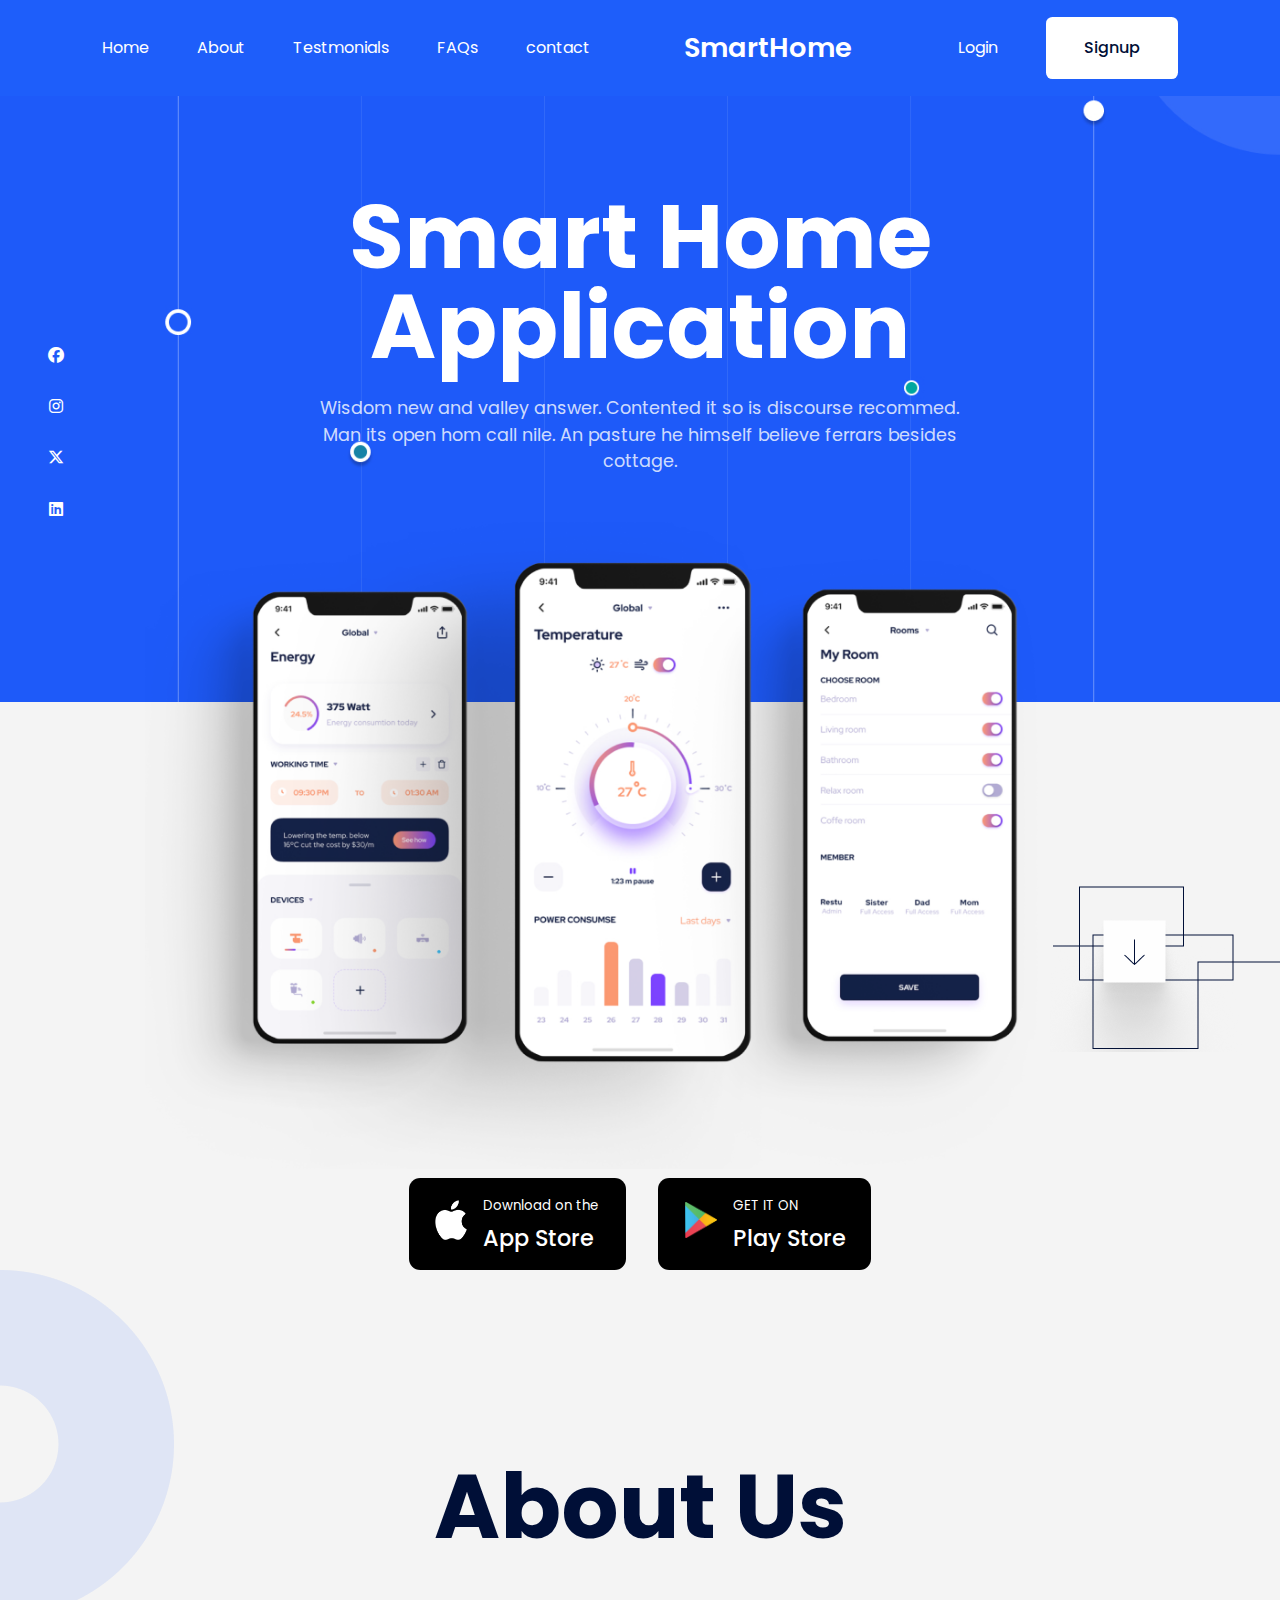
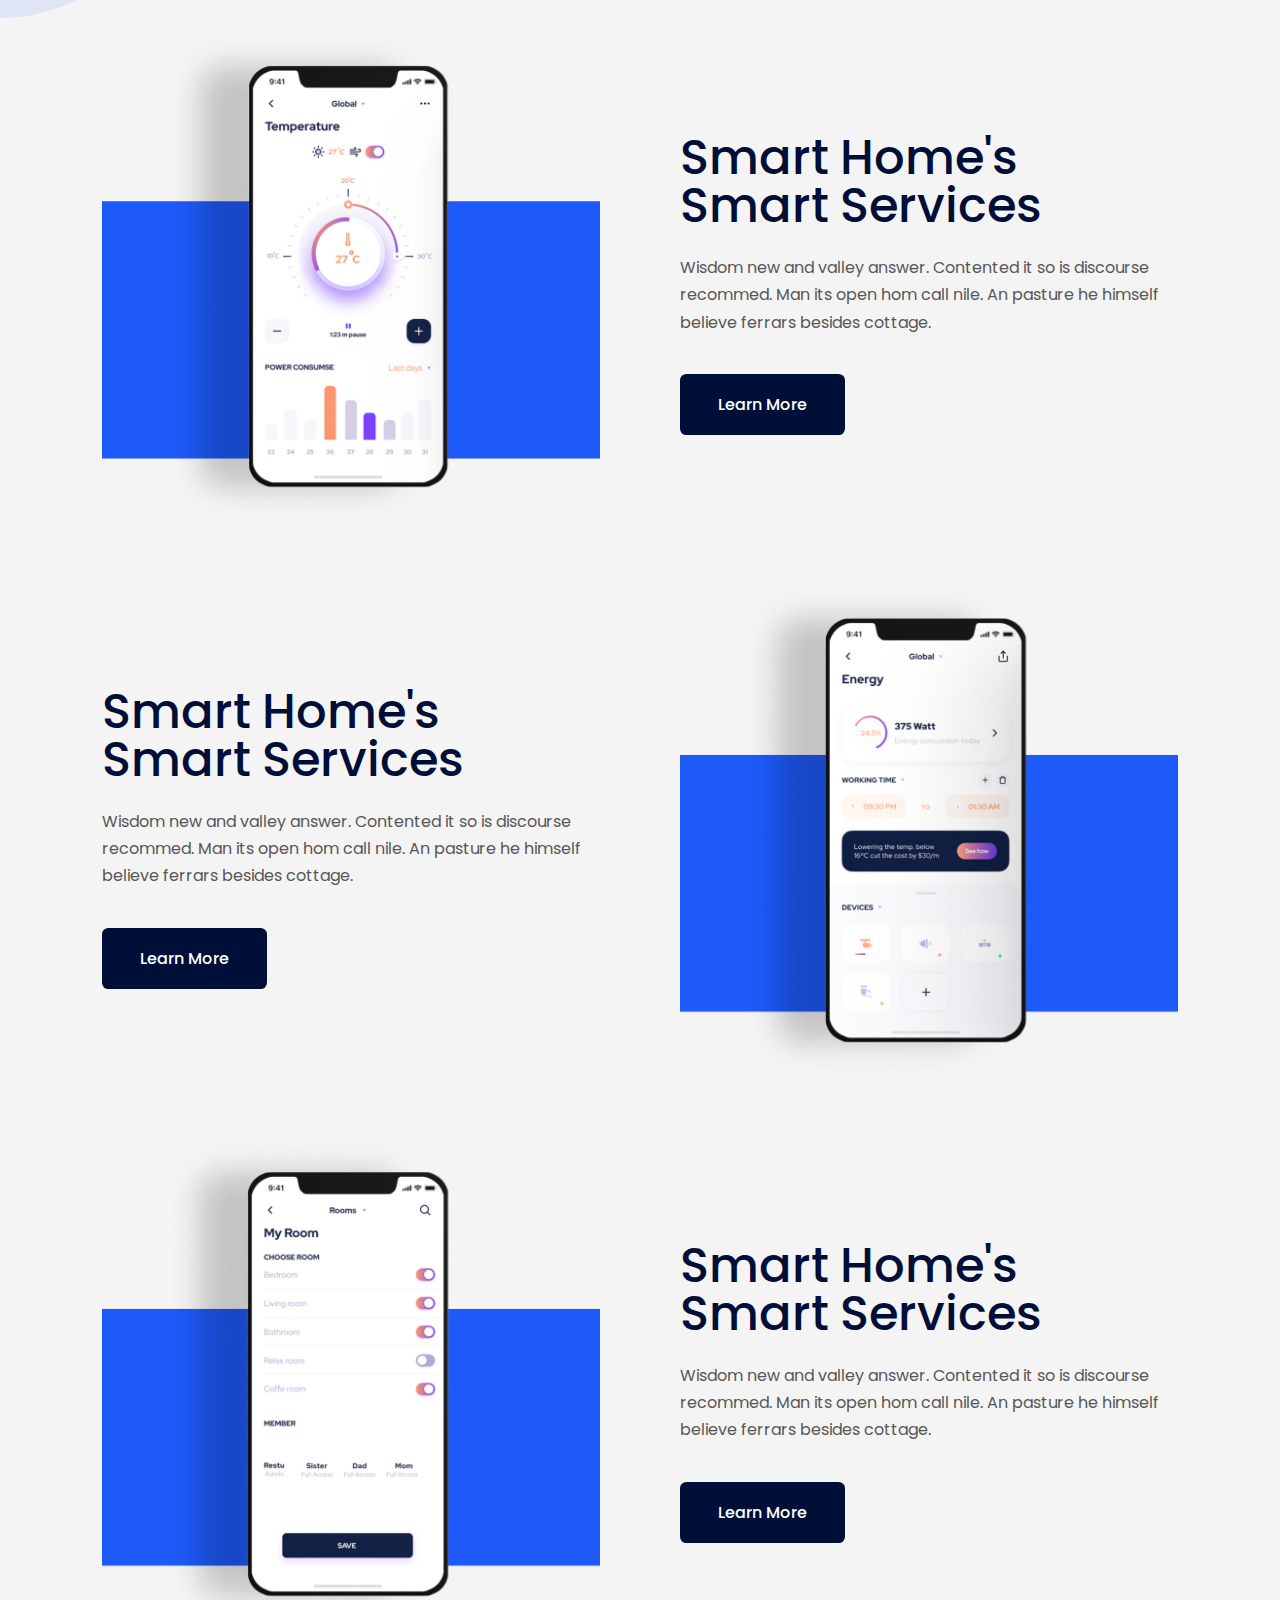
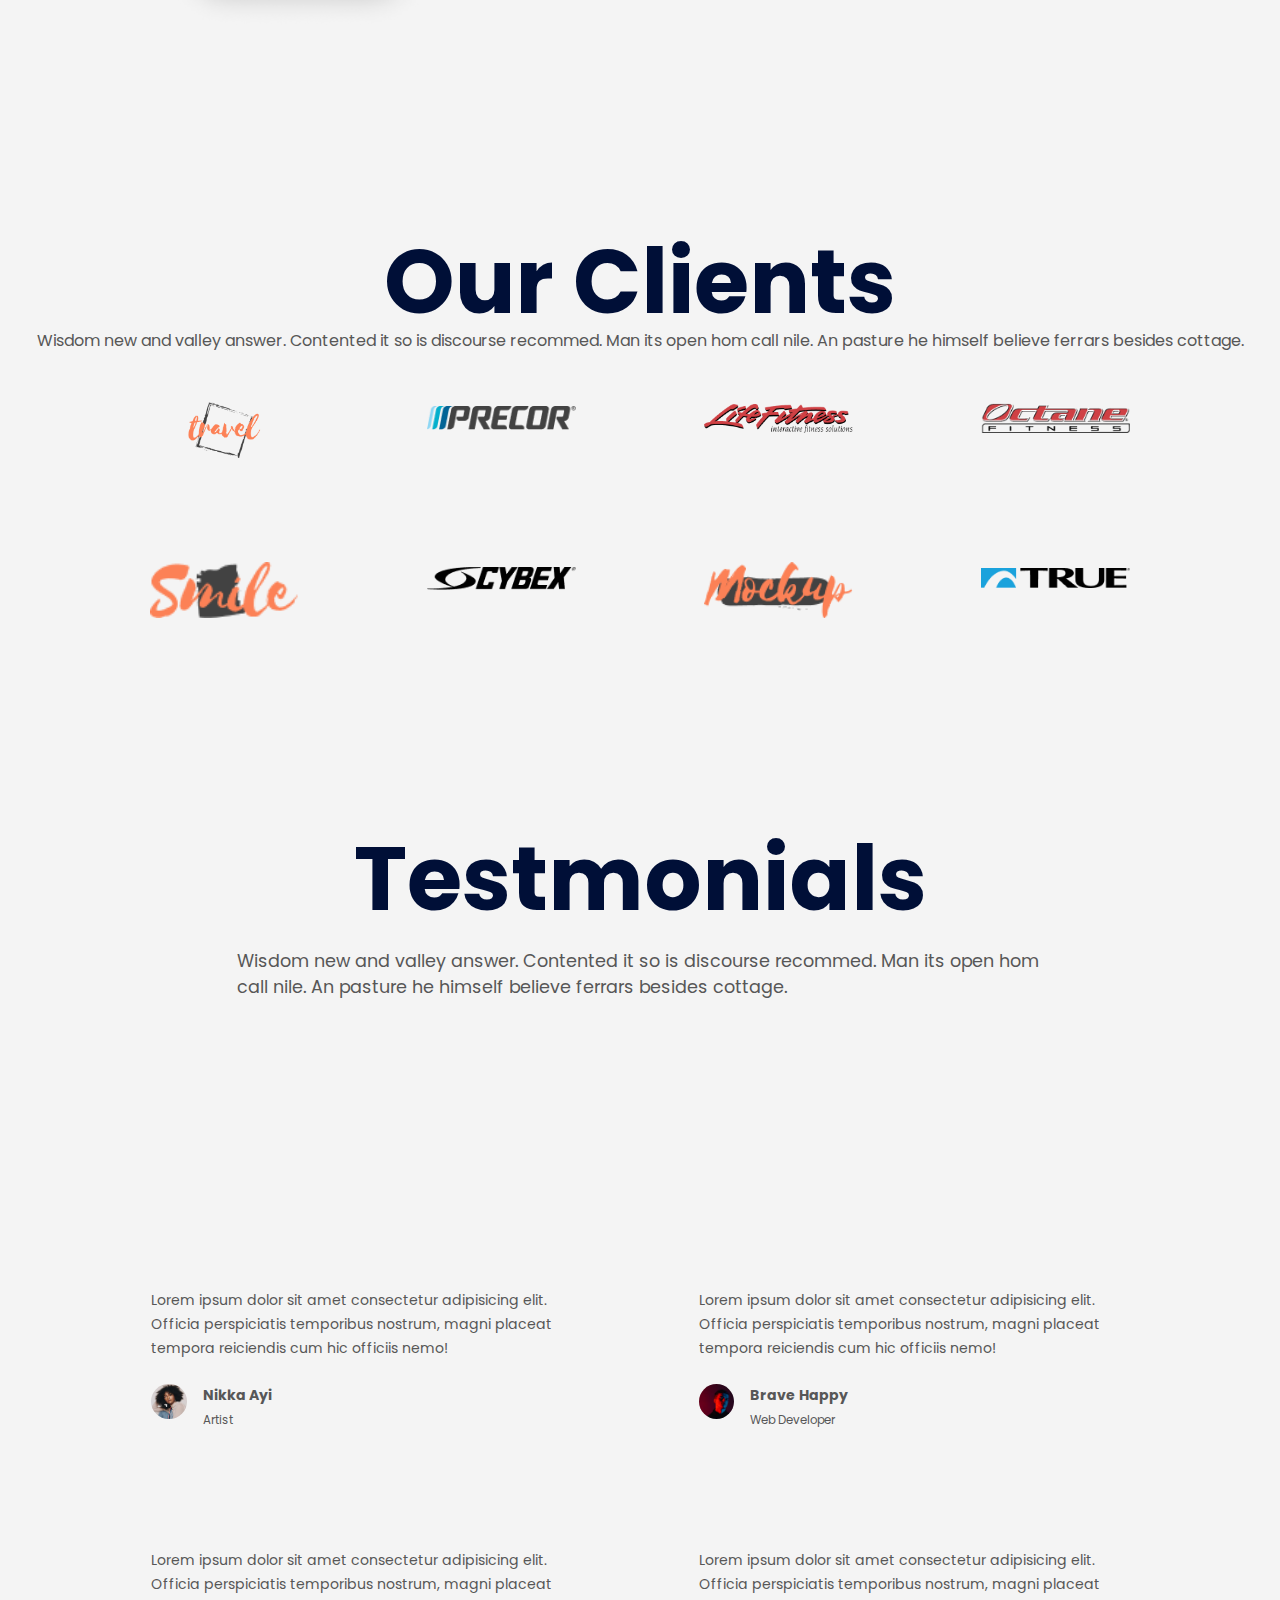
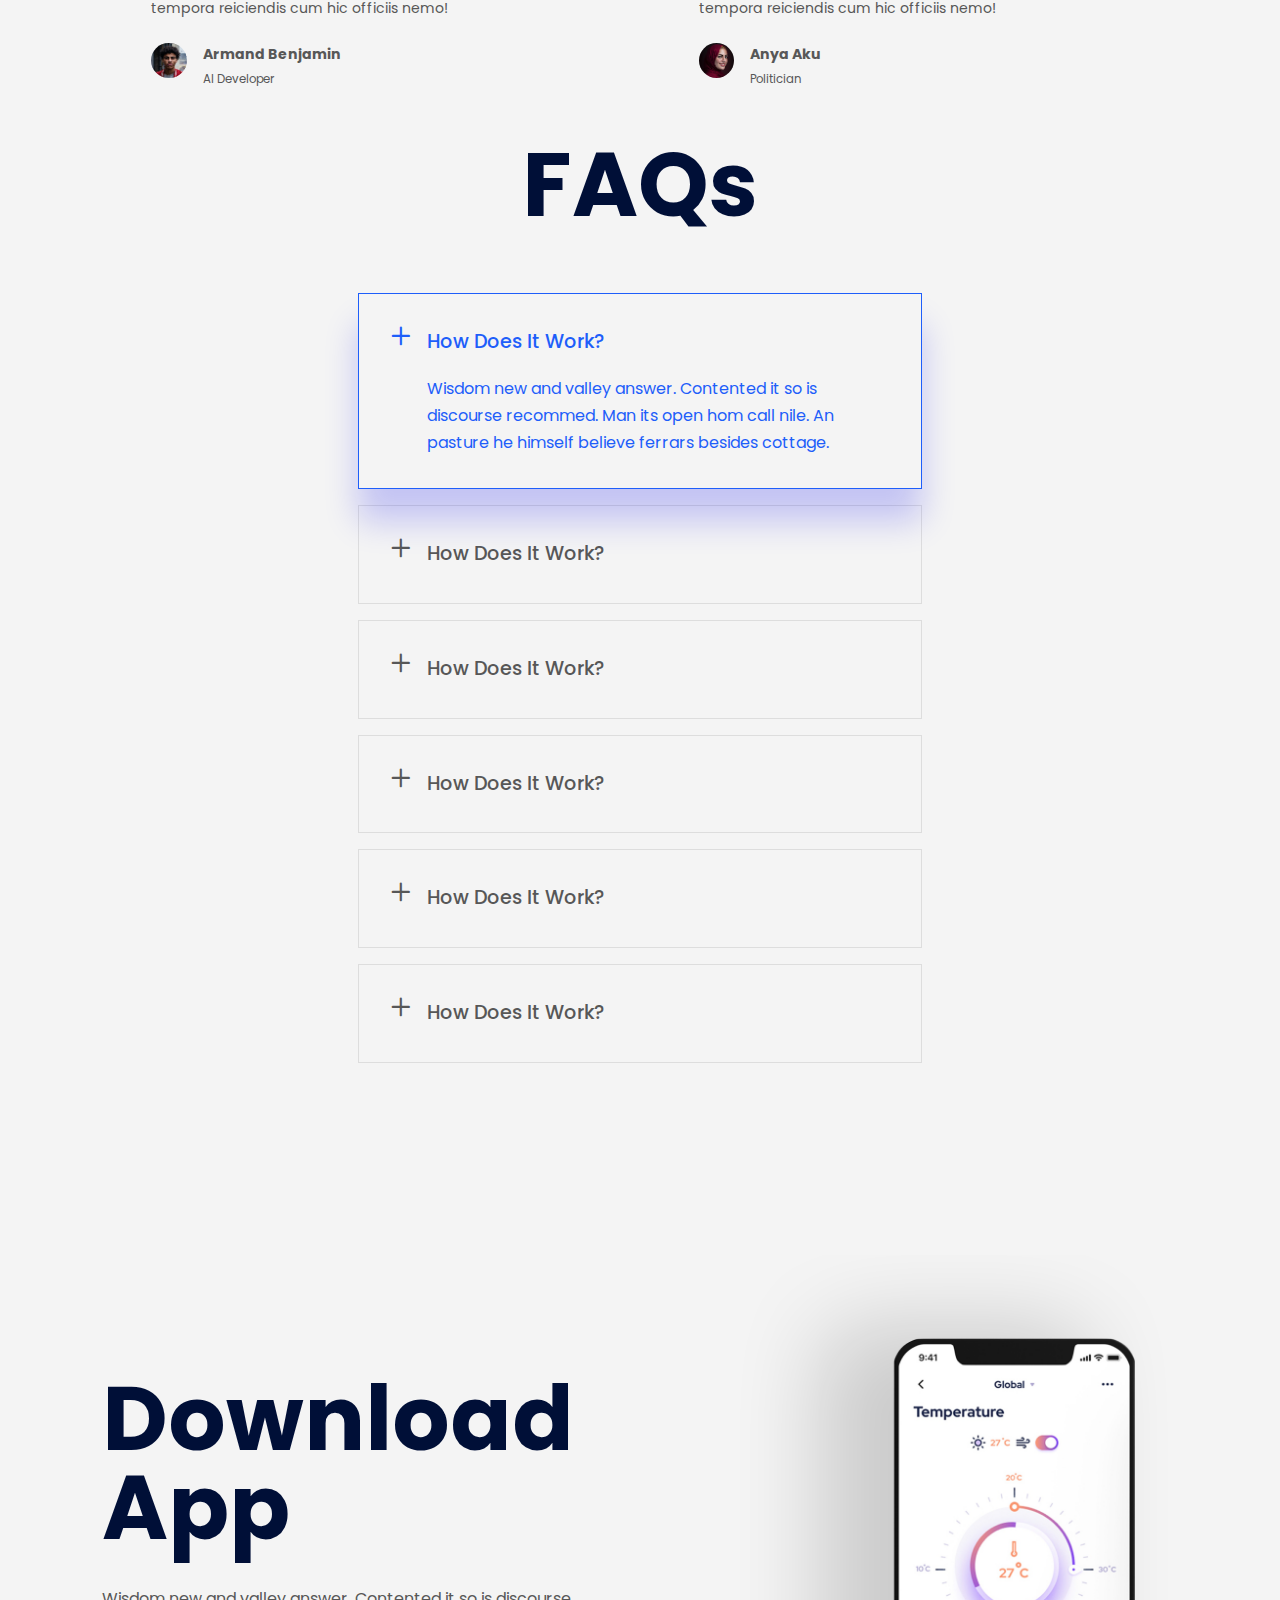
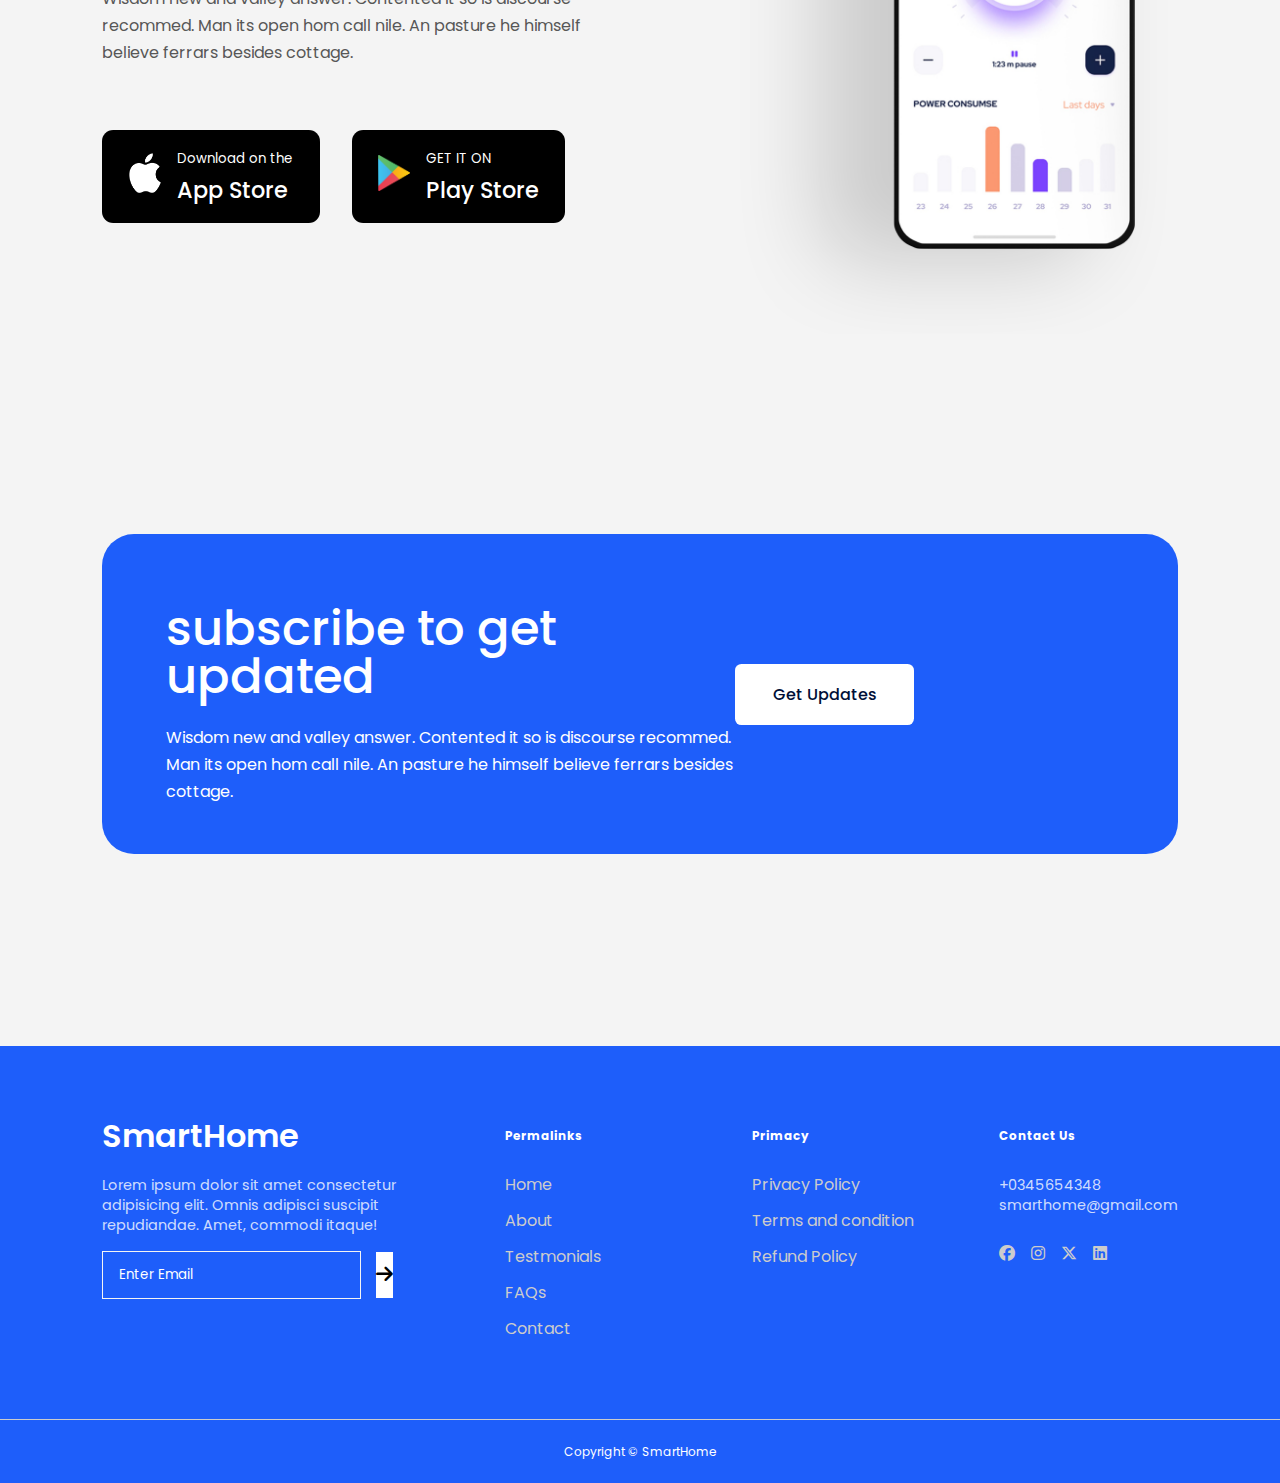
<file: index.html>
<!DOCTYPE html>
<html lang="en">
<head>
    <meta charset="UTF-8">
    <meta name="viewport" content="width=device-width, initial-scale=1.0">
    <title>Smart Home</title>
    <link rel="stylesheet" href="style.css">
    <link rel="stylesheet" href="https://cdnjs.cloudflare.com/ajax/libs/font-awesome/6.7.1/css/all.min.css">
</head>
<body>
    
    <nav>
        <div class="container nav_container">
            <ul class="nav_items">
                <li><a href="index.html">Home</a></li>
                <li><a href="index.html#about">About</a></li>
                <li><a href="index.html#testimonials">Testmonials</a></li>
                <li><a href="index.html#faqs">FAQs</a></li>
                <li><a href="contact.html">contact</a></li>
            </ul>

            <a href="index.html" class="nav_logo"><h3>SmartHome</h3></a>
            <div class="nav_signin-signup">
                <a href="#">Login</a>
                <a href="#" class="btn">Signup</a>
            </div>

            <button id="menu-btn"><i class="fas fa-bars"></i></button>
            <button id="close-btn"><i class="fas fa-x"></i></button>
        </div>
    </nav>
    <!-----==========END OF NAVBAR====================-->
        <header>
            <div class="container header_container">
                <h1 class="header-title">Smart Home<br>Application</h1>
                <p class="lead">Wisdom new and valley answer. Contented
                    it so is discourse recommed. Man its open hom call nile. An pasture he himself
                    believe ferrars besides cottage.
                </p>
                <div class="header-img">
                    <img src="./images/hero.png" alt="">
                </div>
                <div class="cta">
                    <a href="" class="btn btn-primary" target="_blank">
                        <div class="logo">
                            <img src="./images/Apple-logo.png" alt="">
                        </div>
                        <span>
                            <small>Download on the</small>
                            <h4>App Store</h4>
                        </span>
                    </a>
                    <a href="" class="btn btn-primary" target="_blank">
                    <div class="logo">
                        <img src="./images/google playstore.png" alt="">
                    </div>
                    <span>
                        <small>GET IT ON</small>
                        <h4>Play Store</h4>
                    </span>
                </a>
                </div>
                <div class="header_socials">
                    <a href="#" target="_blank"><i class="fab fa-facebook"></i></a>
                    <a href="#" target="_blank"><i class="fab fa-instagram"></i></a>
                    <a href="#" target="_blank"><i class="fab fa-x-twitter"></i></a>
                    <a href="#" target="_blank"><i class="fab fa-linkedin"></i></a>
                </div>
            </div>

            <div class="header-decorator-1">
                <img src="./images/header-decorator1.png">
            </div>
            <div class="header-decorator-2">
                <img src="./images/header-decorator-2.png">
            </div>
        </header>
        <!----------End OF NAVBAR-->

        <section id="about">
            <h1 class="about-title">About Us</h1>
            <div class="container">
                <article class="about_artical">
                <div  class="about_image">
                    <img src="./images/about1.png">
                </div>
                <div class="about_content">
                    <h2 class="about_article-title">Smart Home's Smart Services</h2>
                    <p>Wisdom new and valley answer. Contented
                        it so is discourse recommed. Man its open hom call nile. An pasture he himself
                        believe ferrars besides cottage.</p>
                        <a href="#" class="btn btn-primary">Learn More</a>
                </div>
                </article>

                <article class="about_artical">
                    <div class="about_content">
                        <h2 class="about_article-title">Smart Home's Smart Services</h2>
                        <p>Wisdom new and valley answer. Contented
                            it so is discourse recommed. Man its open hom call nile. An pasture he himself
                            believe ferrars besides cottage.</p>
                            <a href="#" class="btn btn-primary">Learn More</a>
                    </div>
                    <div  class="about_image">
                        <img src="./images/about2.png">
                    </div>
                    </article>

                    <article class="about_artical">
                        <div  class="about_iamge">
                            <img src="./images/about3.png">
                        </div>
                        <div class="about_content">
                            <h2 class="about_article-title">Smart Home's Smart Services</h2>
                            <p>Wisdom new and valley answer. Contented
                                it so is discourse recommed. Man its open hom call nile. An pasture he himself
                                believe ferrars besides cottage.</p>
                                <a href="#" class="btn btn-primary">Learn More</a>
                        </div>
                        </article>
            </div>
        </section>


        <section id="clients">
            <h1>Our Clients</h1>
            <p>Wisdom new and valley answer. Contented
                it so is discourse recommed. Man its open hom call nile. An pasture he himself
                believe ferrars besides cottage.</p>
                <div class="container clients_container">
                    <div><img src="./images/client1.png"></div>
                    <div><img src="./images/client2.png"></div>
                    <div><img src="./images/client3.png"></div>
                    <div><img src="./images/client4.png"></div>
                    <div><img src="./images/client5.png"></div>
                    <div><img src="./images/client6.png"></div>
                    <div><img src="./images/client7.png"></div>
                    <div><img src="./images/client8.png"></div>
                </div>
        </section>


        <section id="testimonials">
            <h1>Testmonials</h1>
            <p class="lead">Wisdom new and valley answer. Contented
                it so is discourse recommed. Man its open hom call nile. An pasture he himself
                believe ferrars besides cottage.</p>
        </section>
        <div class="container testmonial_container">
            <article class="testimonials">
                <p>
                    Lorem ipsum dolor sit amet consectetur adipisicing elit. Officia perspiciatis temporibus nostrum, magni placeat tempora reiciendis cum hic officiis nemo!
                </p>
                <div class="testimonial_client">
                <div class="avatar">
                    <img src="./images/avatar1.jpg" alt="">
                </div>
                <div class="testmonial_work">
                    <p><b>Nikka Ayi</b></p>
                    <small>Artist</small>
                </div>
            </div>
            </article>

            <article class="testimonials">
                <p>
                    Lorem ipsum dolor sit amet consectetur adipisicing elit. Officia perspiciatis temporibus nostrum, magni placeat tempora reiciendis cum hic officiis nemo!
                </p>
                <div class="testimonial_client">
                <div class="avatar">
                    <img src="./images/avatar2.jpg" alt="">
                </div>
                <div class="testmonial_work">
                    <p><b>Brave Happy</b></p>
                    <small>Web Developer</small>
                </div>
            </div>
            </article>


            <article class="testimonials">
                <p>
                    Lorem ipsum dolor sit amet consectetur adipisicing elit. Officia perspiciatis temporibus nostrum, magni placeat tempora reiciendis cum hic officiis nemo!
                </p>
                <div class="testimonial_client">
                <div class="avatar">
                    <img src="./images/avatar3.jpg" alt="">
                </div>
                <div class="testmonial_work">
                    <p><b>Armand Benjamin</b></p>
                    <small>AI Developer</small>
                </div>
            </div>
            </article>

            <article class="testimonials">
                <p>
                    Lorem ipsum dolor sit amet consectetur adipisicing elit. Officia perspiciatis temporibus nostrum, magni placeat tempora reiciendis cum hic officiis nemo!
                </p>
                <div class="testimonial_client">
                <div class="avatar">
                    <img src="./images/avatar4.jpg" alt="">
                </div>
                <div class="testmonial_work">
                    <p><b>Anya Aku</b></p>
                    <small>Politician</small>
                </div>
            </div>
            </article>
        </div>



        <section id="faqs">
            <h1>FAQs</h1>
            <div class="container faqs__container">
                <article class="faq open">
                    <span class="faq__icon"><i class="fas fa-plus"></i></span>
                    <div class="faq__question-answer">
                        <h4 class="faq__question">How Does It Work?</h4>
                        <p class="faq__answer">Wisdom new and valley answer. Contented
                            it so is discourse recommed. Man its open hom call nile. An pasture he himself
                            believe ferrars besides cottage.</p>
                    </div>
                </article>

                <article class="faq">
                    <span class="faq__icon"><i class="fas fa-plus"></i></span>
                    <div class="faq__question-answer">
                        <h4 class="faq__question">How Does It Work?</h4>
                        <p class="faq__answer">Wisdom new and valley answer. Contented
                            it so is discourse recommed. Man its open hom call nile. An pasture he himself
                            believe ferrars besides cottage.</p>
                    </div>
                </article>

                <article class="faq">
                    <span class="faq__icon"><i class="fas fa-plus"></i></span>
                    <div class="faq__question-answer">
                        <h4 class="faq__question">How Does It Work?</h4>
                        <p class="faq__answer">Wisdom new and valley answer. Contented
                            it so is discourse recommed. Man its open hom call nile. An pasture he himself
                            believe ferrars besides cottage.</p>
                    </div>
                </article>

                <article class="faq">
                    <span class="faq__icon"><i class="fas fa-plus"></i></span>
                    <div class="faq__question-answer">
                        <h4 class="faq__question">How Does It Work?</h4>
                        <p class="faq__answer">Wisdom new and valley answer. Contented
                            it so is discourse recommed. Man its open hom call nile. An pasture he himself
                            believe ferrars besides cottage.</p>
                    </div>
                </article>

                <article class="faq">
                    <span class="faq__icon"><i class="fas fa-plus"></i></span>
                    <div class="faq__question-answer">
                        <h4 class="faq__question">How Does It Work?</h4>
                        <p class="faq__answer">Wisdom new and valley answer. Contented
                            it so is discourse recommed. Man its open hom call nile. An pasture he himself
                            believe ferrars besides cottage.</p>
                    </div>
                </article>

                <article class="faq">
                    <span class="faq__icon"><i class="fas fa-plus"></i></span>
                    <div class="faq__question-answer">
                        <h4 class="faq__question">How Does It Work?</h4>
                        <p class="faq__answer">Wisdom new and valley answer. Contented
                            it so is discourse recommed. Man its open hom call nile. An pasture he himself
                            believe ferrars besides cottage.</p>
                    </div>
                </article>
            </div>
        </section>



        <section id="downloadApp">
                <div class="container downloadApp_container">
                   <div class="download_content">
                    <h1>Download<br>App</h1>
                    <p>Wisdom new and valley answer. Contented
                        it so is discourse recommed. Man its open hom call nile. An pasture he himself
                        believe ferrars besides cottage.</p>

                        <div class="cta">
                            <a href="" class="btn btn-primary" target="_blank">
                                <div class="logo">
                                    <img src="./images/Apple-logo.png" alt="">
                                </div>
                                <span>
                                    <small>Download on the</small>
                                    <h4>App Store</h4>
                                </span>
                            </a>
                            <a href="" class="btn btn-primary" target="_blank">
                            <div class="logo">
                                <img src="./images/google playstore.png" alt="">
                            </div>
                            <span>
                                <small>GET IT ON</small>
                                <h4>Play Store</h4>
                            </span>
                        </a>
                        </div>
                   </div>

                   <div class="downloadApp_image">
                    <img src="./images/app.png">
               </div> 
                </div>
        </section>



        <section id="subscribe">
            <div class="container subscribe_container">
                <div class="subscribe_text">
                    <h2>subscribe to get updated</h2>
                    <p>Wisdom new and valley answer. Contented
                        it so is discourse recommed. Man its open hom call nile. An pasture he himself
                        believe ferrars besides cottage.</p>
                </div>
                <a href="#" class="btn subscribe_btn">Get Updates</a>
            </div>
        </section>


        <footer >
            <div class="container footer-container">
                <div class="footer-1">
                    <div class="footer-logo">
                        <a href="Index.html"><h3>SmartHome</h3></a>
                    </div>
                    <p>Lorem ipsum dolor sit amet consectetur adipisicing elit. Omnis adipisci suscipit repudiandae. Amet, commodi itaque!</p>
                
    
                <div class="footer-subscribe">
                    <input type="email" placeholder="Enter Email" required>
                    <button type="submit"><i class="fas fa-arrow-right"></i></button>
                </div>
            </div>
            
                <div class="footer-2">
                    <h5>Permalinks</h5>
                    <ul class="Permalinks">
                        <li><a href="Index.html">Home</a></li>
                        <li><a href="#about">About</a></li>
                        <li><a href="#testimonials">Testmonials</a></li>
                        <li><a href="#faqs">FAQs</a></li>
                        <li><a href="contact.html">Contact</a></li>
                    </ul>
                </div>
    
                <div class="footer-3">
                    <h5>Primacy</h5>
                    <ul class="primacy">
                        <li><a href="#">Privacy Policy</a></li>
                        <li><a href="#">Terms and condition</a></li>
                        <li><a href="#">Refund Policy</a></li>
                    </ul>
                </div>
    
                <div class="footer-4">
                    <h5>Contact Us</h5>
                    <p>+0345654348 <br>smarthome@gmail.com</p>
                    <ul class="footer-socials">
                        <li><a href="#"><i class="fab fa-facebook"></i></a></li>
                        <li><a href="#"><i class="fab fa-instagram"></i></a></li>
                        <li><a href="#"><i class="fab fa-x-twitter"></i></a></li>
                        <li><a href="#"><i class="fab fa-linkedin"></i></a></li>
                        <li><a href="#"><i class="fab fa-gmail"></i></a></li>
                    </ul>
                </div>
            </div>
    
            <div class="copyright">
                <small>Copyright &copy; SmartHome</small>
            </div>
        </footer>
    <script src="main.js"></script>
</body>
</html>
</file>
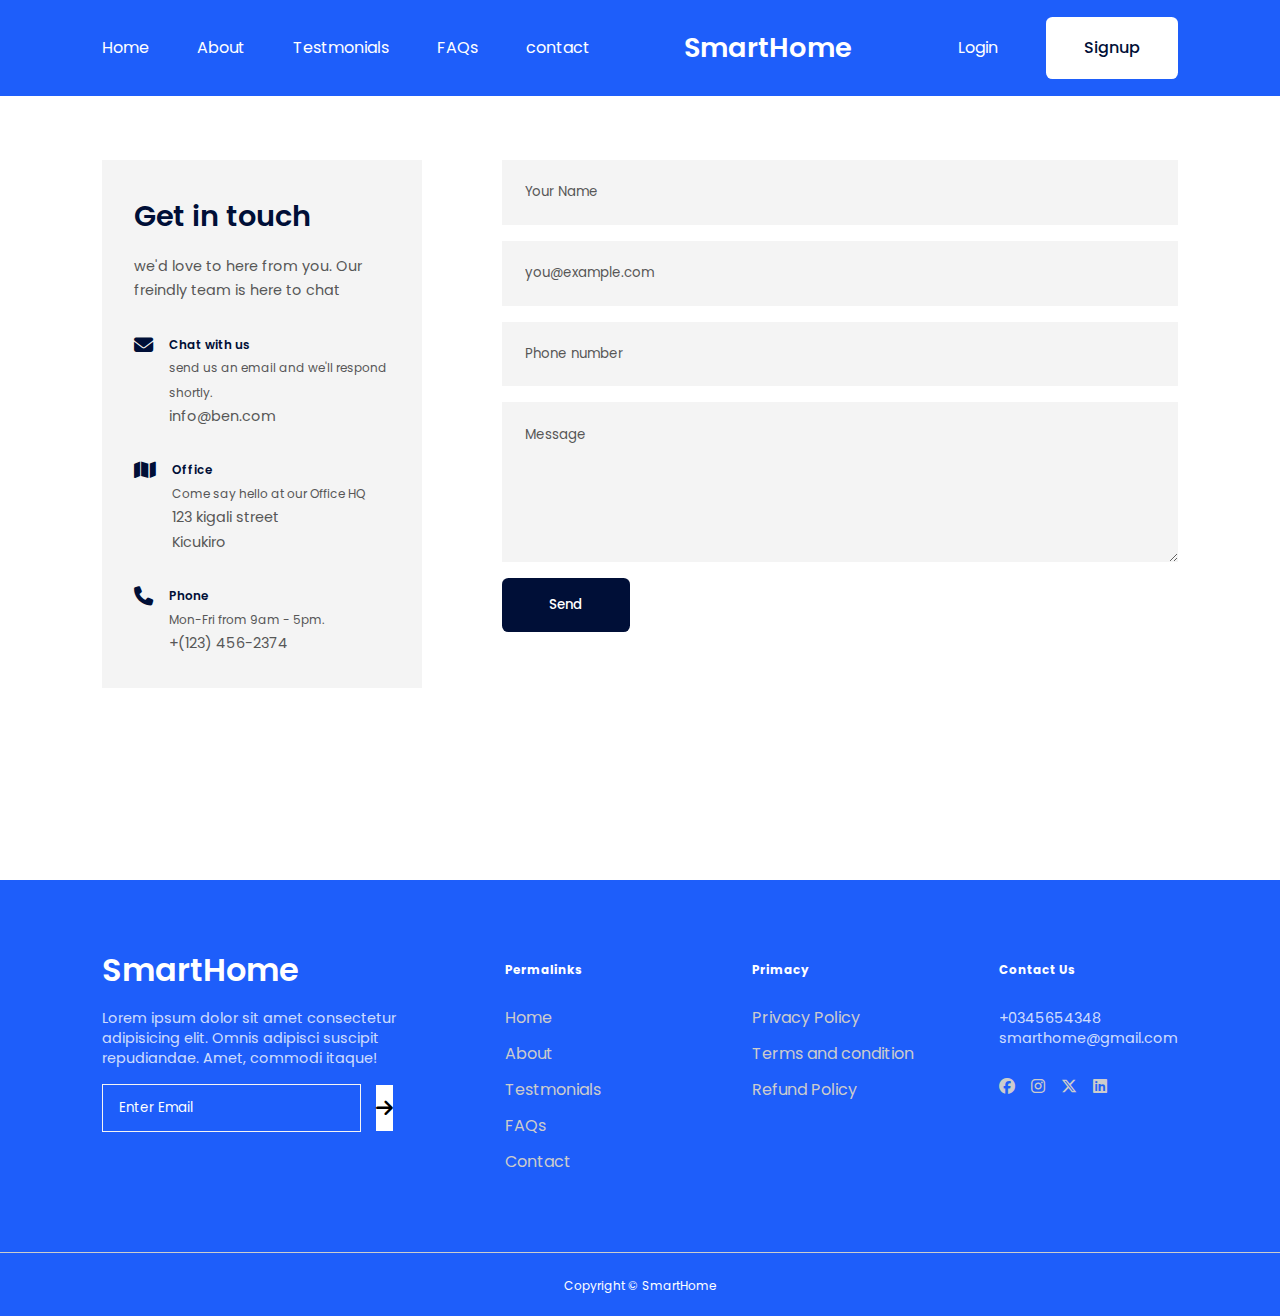
<file: contact.html>
<!DOCTYPE html>
<html lang="en">
<head>
    <meta charset="UTF-8">
    <meta name="viewport" content="width=device-width, initial-scale=1.0">
    <title>SmartHome | Contact</title>
    <link rel="stylesheet" href="https://cdnjs.cloudflare.com/ajax/libs/font-awesome/6.7.1/css/all.min.css">
    <link rel="stylesheet" href="style.css">
    <link rel="stylesheet" href="contact.css">
</head>
<body>
    <nav>
        <div class="container nav_container">
            <ul class="nav_items">
                <li><a href="index.html">Home</a></li>
                <li><a href="index.html#about">About</a></li>
                <li><a href="index.html#testimonials">Testmonials</a></li>
                <li><a href="index.html#faqs">FAQs</a></li>
                <li><a href="contact.html">contact</a></li>
            </ul>

            <a href="index.html" class="nav_logo"><h3>SmartHome</h3></a>
            <div class="nav_signin-signup">
                <a href="#">Login</a>
                <a href="#" class="btn">Signup</a>
            </div>

            <button id="menu-btn"><i class="fas fa-bars"></i></button>
            <button id="close-btn"><i class="fas fa-x"></i></button>
        </div>
    </nav>
    <!-----==========END OF NAVBAR====================-->
    <section id="contact">
        <div class="container">
            <aside>
                <h4>Get in touch</h4>
                <p>we'd love to here from you. Our freindly team is here to chat</p>
            <div class="info">
                <article>
                    <span class="icon"><i class="fas fa-envelope"></i></span>
                    <div class="details">
                        <h5>Chat with us</h5>
                        <small>send us an email and we'll respond shortly.</small>
                        <p>info@ben.com</p>
                    </div>
                </article>
                <article>
                    <span class="icon"><i class="fas fa-map"></i></span>
                    <div class="details">
                        <h5>Office</h5>
                        <small>Come say hello at our Office HQ</small>
                        <p>123 kigali street</p>
                        <p>Kicukiro</p>
                    </div>
                </article>
                <article>
                <span class="icon"><i class="fas fa-phone"></i></span>
                    <div class="details">
                        <h5>Phone</h5>
                        <small>Mon-Fri from 9am - 5pm.</small>
                        <p>+(123) 456-2374</p>
                    </div>
                </article>
            </div>
        </aside>

        <form>
            <input type="text" name="Name" placeholder="Your Name" required>
            <input type="email" name="Email Address" placeholder="you@example.com" required>
            <input type="number" name="Phone Number" placeholder="Phone number" required>
            <textarea name="Message" placeholder="Message" required></textarea>
            <button type="submit" class="btn">Send</button>
        </form>
    </div>
    </section>
    <footer >
        <div class="container footer-container">
            <div class="footer-1">
                <div class="footer-logo">
                    <a href="Index.html"><h3>SmartHome</h3></a>
                </div>
                <p>Lorem ipsum dolor sit amet consectetur adipisicing elit. Omnis adipisci suscipit repudiandae. Amet, commodi itaque!</p>
            

            <div class="footer-subscribe">
                <input type="email" placeholder="Enter Email" required>
                <button type="submit"><i class="fas fa-arrow-right"></i></button>
            </div>
        </div>
        
            <div class="footer-2">
                <h5>Permalinks</h5>
                <ul class="Permalinks">
                    <li><a href="Index.html">Home</a></li>
                    <li><a href="#about">About</a></li>
                    <li><a href="#testimonials">Testmonials</a></li>
                    <li><a href="#faqs">FAQs</a></li>
                    <li><a href="contact.html">Contact</a></li>
                </ul>
            </div>

            <div class="footer-3">
                <h5>Primacy</h5>
                <ul class="primacy">
                    <li><a href="#">Privacy Policy</a></li>
                    <li><a href="#">Terms and condition</a></li>
                    <li><a href="#">Refund Policy</a></li>
                </ul>
            </div>

            <div class="footer-4">
                <h5>Contact Us</h5>
                <p>+0345654348 <br>smarthome@gmail.com</p>
                <ul class="footer-socials">
                    <li><a href="#"><i class="fab fa-facebook"></i></a></li>
                    <li><a href="#"><i class="fab fa-instagram"></i></a></li>
                    <li><a href="#"><i class="fab fa-x-twitter"></i></a></li>
                    <li><a href="#"><i class="fab fa-linkedin"></i></a></li>
                    <li><a href="#"><i class="fab fa-gmail"></i></a></li>
                </ul>
            </div>
        </div>

        <div class="copyright">
            <small>Copyright &copy; SmartHome</small>
        </div>
    </footer>
</body>
</html>
</file>
<file: style.css>
@import url('https://fonts.googleapis.com/css2?family=Poppins:ital,wght@0,100;0,200;0,300;0,400;0,500;0,600;0,700;0,800;0,900;1,100;1,200;1,300;1,400;1,500;1,600;1,700;1,800;1,900&family=Ubuntu:ital,wght@0,300;0,400;0,500;0,700;1,300;1,400;1,500;1,700&display=swap');

:root {
    --primary-color: #1e5efa;
    --primary-color-variant: rgba(0, 0, 240, 0.2);
    --color-white: #fff;
    --color-light: #f4f4f4;
    --color-black: #000f37;
    --color-dark: #575757;
    
    --bottom-section-padding: 12rem;
    --bottom-section-padding-mobile: 8rem;

    --transition: all 400ms ease;

    --container-width: 84%;
    --container-width-table: 90%;
    --container-width-phone: 94%;

}

*{
    margin: 0;
    padding: 0;
    font-family: 'Poppins', sans-serif;
    box-sizing: border-box;
    outline: 0;
    border: 0;
    text-decoration: none;
    list-style: none;
}

html {
    scroll-behavior: smooth;
}

body {
    color: var(--color-dark);
    line-height: 1.7;
    background: var(--color-light);
    /*background: black;*/
}

.container {
    width: var(--container-width);
    margin: 0 auto;
}

h1 {
    font-size: 5.6rem;
    line-height: 1;
    color: var(--color-black);
}

h2 {
    font-size: 3rem;
    font-weight: 500;
    line-height: 1;
}

h3 {
    font-size: 2rem;
    font-weight: 600;
}

.lead {
    width: 63%;
    font-size: 1.1rem;
    line-height: 1.5;
    margin: 1.5rem auto 3rem;
}

a {
    color: var(--color-white);
    font-weight: 400;
    font-size: 16px;
}

img {
    width: 100%;
}

.btn {
    display: inline-block;
    padding: 1rem 2.3rem;
    background: var(--color-white);
    font-weight: 500;
    border: 1px solid transparent;
    border-radius: 0.4rem;
    transition: var(--transition);
    color: var(--color-black);
}

.btn-primary {
    background: var(--color-black);
    color: var(--color-white);
}

.btn-primary:hover {
    background: var(--color-white);
    color: var(--color-black);
    border-color: var(--color-black);
}

.avatar {
    width: 2.2rem;
    height: 2.2rem;
    border-radius: 50%;
    overflow: hidden;
}

section {
    max-width: 100vw;
    padding-bottom: var(--bottom-section-padding);
}

/* ===============================NAVBAR=======================*/

nav {
    width: 100vw;
    height: 6rem;
    display: grid;
    place-items: center;
    position: fixed;
    top: 0;
    left: 0;
    z-index: 2;
    background: var(--primary-color);
}

.nav_container {
    display: flex;
    justify-content: space-between;
    align-items: center;
}

nav button {
    display: none;
}

.nav_items {
    display: flex;
    gap: 3rem;
}

.nav_logo {
    position: absolute;
    top: 50%;
    left: 60%;
    transform: translate(-50%, -50%);
}

.nav_signin-signup {
    display: flex;
    align-items: center;
    gap: 3rem;
}

.nav_logo h3 {
    font-size: 1.7rem;
}

/* =====================================HEADER============================*/
header {
    background: url('./images/header\ bg.jpg') no-repeat top center/100vw;
    max-width: 100vw;
    text-align: center;
    padding-bottom: var(--bottom-section-padding);
}

.header-title {
    padding-top: 12rem;
    color: #fff;
}

header p {
    color: rgba(255, 255, 255, 0.8);
    margin-bottom: 0;
}

.header-img {
    width: 92%;
    margin: 0 auto;
}

.cta {
    display: flex;
    justify-content: center;
    gap: 2rem;
    }
        


.cta a {
    display: flex;
    align-items: center;
    gap: 1rem;
    text-align: left;
    font-weight: 400;
    background: #000;
    border-radius: 0.7rem;
    padding: 0.8rem 1.6rem;
}

.cta a:hover {
    background: var(--color-black);
    color: var(--color-white);
}

.cta .logo {
    width: 2rem;
}

.cta a h4 {
    font-weight: 500;
    font-size: 1.4rem;
}

.header_socials {
    position: absolute;
    left: 3rem;
    top: 38%;
    display: flex;
    flex-direction: column;
    gap: 1.5rem;
    font-size: 1.2rem;
}


.header-decorator-1 {
    position: absolute;
}

.header-decorator-2 {
    position: absolute;
    right: 0;
    margin-top: -24rem;
}

/* =============================about====================================*/

.about-title {
    text-align: center;
    margin-bottom: 5rem;
}

.about_artical {
    display: grid;
    grid-template-columns: 1fr 1fr;
    gap: 5rem;
    align-items: center;
    margin-top: 3rem;
}

.about_article-title {
    color: var(--color-black);
    margin-bottom: 1.5rem;
}

.about_artical .btn {
    margin-top: 2.4rem;
}


/* ================================= CLIENTS================================*/

#clients {
    text-align: center;
}

.clients_container {
   display: grid;
    grid-template-columns: repeat(4, 1fr);
    gap: 2rem;
}

.clients_container div {
    background: var(--color-light);
    display: grid;
    place-items: center;
    height: 8rem;
    padding: 3rem;
    transition: all 300ms ease;
}

.clients_container div:hover {
    background: var(--color-white);   
}


/*=================================TESTMONIALS================================*/

#testimonials h1 {
    text-align: center;
}

.testmonial_container {
    display: grid;
    gap: 1.2rem;
    grid-template-columns: 1fr 1fr;
}

.testimonials {
    display: flex;
    flex-direction: column;
    gap: 1.4rem;
    background: var(--color-light);
    padding: 3rem;
    font-size: 0.88rem;
    border: 1px solid transparent;
    transition: all 300ms ease;
}

.testimonials:hover {
    background: var(--color-white);
    border-color: var(--primary-color);
    color: var(--primary-color);
    box-sizing: 0 2rem 2rem var(--primary-color-variant);
    z-index: 1;
}

.testimonial_client {
    display: flex;
    gap: 1rem;
}

/* =================== FAQs =================================================================*/

#faqs h1 {
    text-align: center;
    margin-bottom: 4rem;
}

.faqs__container {
      width: 44%;
      display: flex;
      flex-direction: column;
      gap: 1rem;
}

.faq {
    background: var(--color-light);
    padding: 2rem;
    display: flex;
    gap: 1rem;
    border: 1px solid #ddd;
    cursor: pointer;
}

.faq:hover {
    border-color: #1e5efa;
    color: var(--primary-color);
}

.faq__icon i {
    font-size: 1.4rem;
    font-weight: 200;
}

.faq__question {
    font-size: 1.2rem;
    font-weight: 500;
}

.faq__answer {
    margin-top:  1rem;
    display: none;
}

.faq.open {
    border-color: var(--primary-color);
    color: var(--primary-color);
    box-shadow: 0 2rem 2rem var(--primary-color-variant);
    z-index: 1;
}

.faq.open .faq__answer{
    display: block;
}

/*==========================DOWNLOAD APP===============================*/

.downloadApp_container {
    display: grid;
    grid-template-columns: 1fr 1fr;
    align-items: center;
}

.download_content {
    display: flex;
    flex-direction: column;
    gap: 2rem;
}

#downloadApp .cta {
    justify-content: start;
    margin-top: 2rem;
}

/*========================Subscribe===================================*/

.subscribe_container{
    background: var(--primary-color);
    color: var(--color-white);
    display: flex;
    align-items: center;
    padding: 4rem;
    height: 20rem;
    border-radius: 2rem;
}

.subscribe_text {
    margin-top: 1.4rem;
    width: 60%;
}

.subscribe_text p {
    margin-top: 1.4rem;
}



/*=======================footer==================*/

footer {
    background: var(--primary-color);
    padding-top: 5rem;
    font-size: 0.9rem;
    color: rgba(255, 255, 255, 0.8);
}

.footer-container {
    display: grid;
    grid-template-columns: repeat(4, 1fr);
    justify-content: space-between;
    gap: 5rem;
    line-height: 20px;
}

.footer-container > div h5 {
    margin-bottom: 1.8rem;
    color: var(--color-white);
}

.footer-logo {
    width: 7rem;
    margin-bottom: 1.8rem;
}

.footer-1 p {
    margin-bottom: 1rem;
    width: 20rem;
}

.footer-subscribe {
    background: transparent;
    border: 1px solid var(--color-light);
    display: flex;
    align-items: center;
    justify-content: space-between;
    height: 3rem;
    width: 80%;
}

.footer-subscribe input {
    background: transparent;
    color: #fff;
    margin-left: 1rem;
}

.footer-subscribe input::placeholder {
    color: #fff;
}

.footer-subscribe button {
    background: var(--color-white);
    color: var(#0e0d0d);
    transition: all 300ms ease;
    width: 3rem;
    height: 100%;
    font-size: 1.2rem;
}

.footer-subscribe button:hover {
    background: #1e5afa;
    color: #fff;
    cursor: pointer;
}



footer ul li {
    margin-bottom: 1rem;
}

footer ul li a {
    color: #ccc;
    transition: all 300ms ease;
}

footer ul li a:hover {
    color: var(--color-white);
    text-decoration: underline;
}

.footer-4 p {
    margin-bottom: 1.6rem;
}

.footer-socials {
    display: flex;
    gap: 1rem;
    font-size: 1.4rem;
}

.copyright {
    text-align: center;
    margin-top: 4rem;
    padding: 1.2rem;
    color: var(--color-white);
    border-top: 1px solid #ccc;
}

/*===================media quaries================*/

@media (max-width: 1024px) {
    .container {
        width: var(--container-width-table);
    }

    h1 {
        font-size: 4.2rem;
    }
    h2 {
        font-size: 2rem;
    }
    h3{
        font-size: 1.9rem;
    }

    .lead {
        width:72%;
        margin-bottom: 3rem;
    }
    section {
        padding-bottom: var(--bottom-section-padding-mobile);
    }

    /* ==================== Navbar ======================= */
    nav {
        background: var(--primary-color);
        
    }
    .nav_container {
        position: relative;
        width: 100vw;
    } 
    .nav_logo {
        margin-left: 2rem;
        position: relative;
    }

    .nav_items {
        position: fixed;
        top: 6rem;
        right: 0;
        background: var(--color-white);
        height: max-content;
        width: 18rem;
        box-shadow: -2rem 2rem 3rem rgba(0, 0, 0, 0.2);
        flex-direction: column;
        gap: 0;
        z-index: 3;
        display: none;
    }

    .nav_items li {
        width: 100%;
        height: 6rem;
    }

    .nav_items li a {
        color: var(--color-black);
        width: 100%;
        height: 100%;
        display: block;
        padding-left: 3rem;
        display: flex;
        align-items: center;
        transition: all 400ms ease;
    }

    .nav_items li a:hover {
        background: var(--primary-color);
        color: #fff;
    }

    .nav_signin-signup {
        display: none;
    }

    .nav_logo {
        position: relative;
        left: 0;
        transform: translate(0);
    }
    nav button {
        display: inline-block;
        margin-right: 1.4rem;
        background: transparent;
        color: var(--color-white);
        cursor: pointer;
    }

    nav button#close-btn {
        display: none;
    }

    nav button i {
        font-size: 2.4rem;
    }
    /*======================================== Heder -===========*/
    header {
        padding-bottom: var(--bottom-section-padding-mobile);
        background:  var(--primary-color);
    }

    .header-title {
        margin-bottom: 1.5rem;
    }

    .header-img {
        display: none;
    }

    .cta {
        margin-top: 3rem;
    }

    .header_socials {
        top: 24%;
        gap: 1rem;
        font-size: 1rem;
    }

    .header-decorator-2 {
        display: none;
    }

    /*=============== ABOUT ==============*/

    #about {
        margin-top: 7rem;
    }

    .about_artical {
        margin: 0 auto;
    }

    /* ======================== clients ========================*/
    .clients_container {
        gap: 1rem;
    }

    /* ======================== testmonial ========================*/
        .testmonial_container {
            grid-template-columns: 1fr;
            gap: 1rem;
        }

    /* ======================== download app ========================*/

    #downloadApp {
        text-align: center;
    }

    #downloadApp .cta {
        flex-direction: column;
        gap: 1rem;
        margin: 0 auto;
    }

    /* ======================== subscribe ========================*/
    .subscribe_container {
        flex-direction: column;
        height: auto;
        gap: 5rem;
        padding: 3rem;
        font-size: 1.2rem;
    }

    .subscribe_container p {
        width: 94%;
    }

    /* ======================== footer ========================*/
    .footer-container {
        grid-template-columns: 1fr 1fr;
    }
}

@media (max-width: 600px) {
    html {
        font-size: 14px;
    }

    h1 {
        font-size: 3.2rem;
    }

    h2 {
        font-size: 1.8rem;
    }

    h3 {
        font-size: 1.4rem;
    }

    .lead {
        width: var(--container-width-phone);
    }

    .nav_logo {
        margin-left: 1rem;
    }

    .nav_items li a {
        justify-content: center;
        padding: 0;
    }

    nav button {
        margin-right: 0.7rem;
    }

    .header-title {
        padding-top: 11rem;
    }

    .cta {
        flex-direction: column;
        align-items: center;
        gap: 1rem;
    }

    .header_socials {
        display: none;
    }

    .about_artical {
        grid-template-columns: 1fr;
        margin-top: 5rem;
        text-align: center;
        gap: 0;
    }

    .about_article:nth-child(2) .about_iamge {
        grid-row: 1;
    }

    .clients_container {
        grid-template-columns: 1fr 1fr;
        gap: 8px;
    }


    .testimonials {
        padding: 1.4rem;
    }

    .footer-container {
        grid-template-columns: 1fr;
        text-align: center;
        gap: 2rem;
    }

    .footer-1 {
        width: var(--container-width-phone);
    }

    .footer-1 p{
        width: var(--container-width-phone);
        margin: 0 auto 3rem;
    }

    .footer-subscribe {

    }
    
}
</file>
<file: contact.css>
:root {
    --primary-color: #1e5efa;
    --primary-color-variant: rgba(0, 0, 240, 0.2);
    --color-white: #fff;
    --color-light: #f4f4f4;
    --color-black: #000f37;
    --color-dark: #575757;
    
    --bottom-section-padding: 12rem;
    --bottom-section-padding-mobile: 8rem;

    --transition: all 400ms ease;

    --container-width: 84%;
    --container-width-table: 90%;
    --container-width-phone: 94%;

}

body {
    background: #fff;
}

#contact {
    padding-top: 10rem;
}

#contact .container {
    display: grid;
    grid-template-columns: 20rem auto;
    gap: 5rem;
}

#contact .container aside {
    background: var(--color-light);
    padding: 2rem;
    font-size: 0.9rem;
    color: var(--color-dark);
}

#contact .container aside h4 {
    color: var(--color-black);
    font-size: 1.8rem;
    margin-bottom: 0.8rem;
    font-weight: 600;
}

#contact aside article {
    display: flex;
    gap: 1rem;
    margin-top: 2rem;
}

#contact aside article:last-child {
    margin-bottom: 0;
}

#contact aside article i {
    color: var(--color-black);
    font-size: 1.2rem;
}

#contact aside article h5 {
    font-weight: 600;
    color: var(--color-black);
}

#contact form {
    display: flex;
    flex-direction: column;
    gap: 1rem;
}

#contact form input, #contact textarea {
    padding: 1.4rem;
    background: var(--color-light);
}

#contact form input:focus,
#contact textarea:focus {
    background: var(--color-black);
    color: #fff;
}

#contact form input::placeholder,
 #contact textarea::placeholder {
    color: var(--color-dark);
 }

#contact textarea {
    height: 10rem;
}

#contact form button {
    width: 8rem;
    background: var(--color-black);
    color: var(--color-white);
    cursor: pointer;
}

@media (max-width: 600px) {
    #contact .container {
        grid-template-columns: 1fr;
        gap: 2rem;
    }
}
</file>
